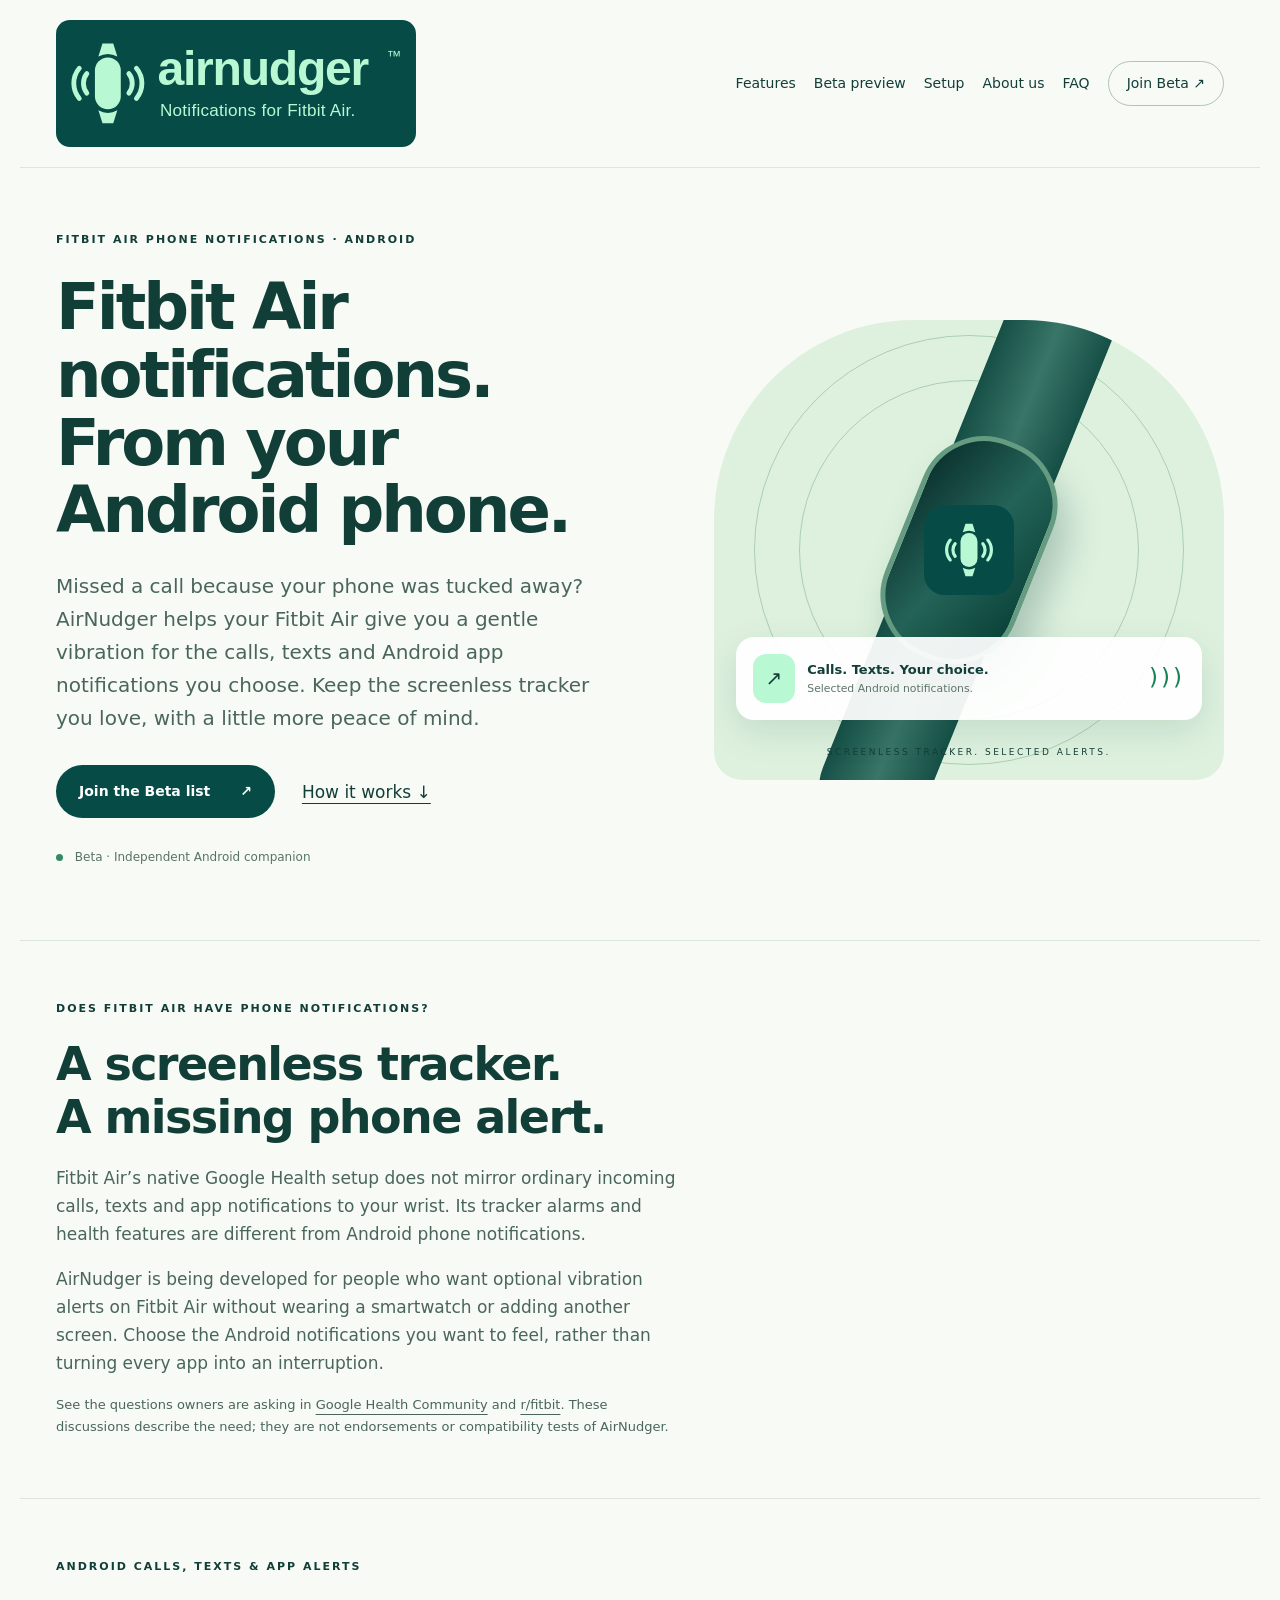
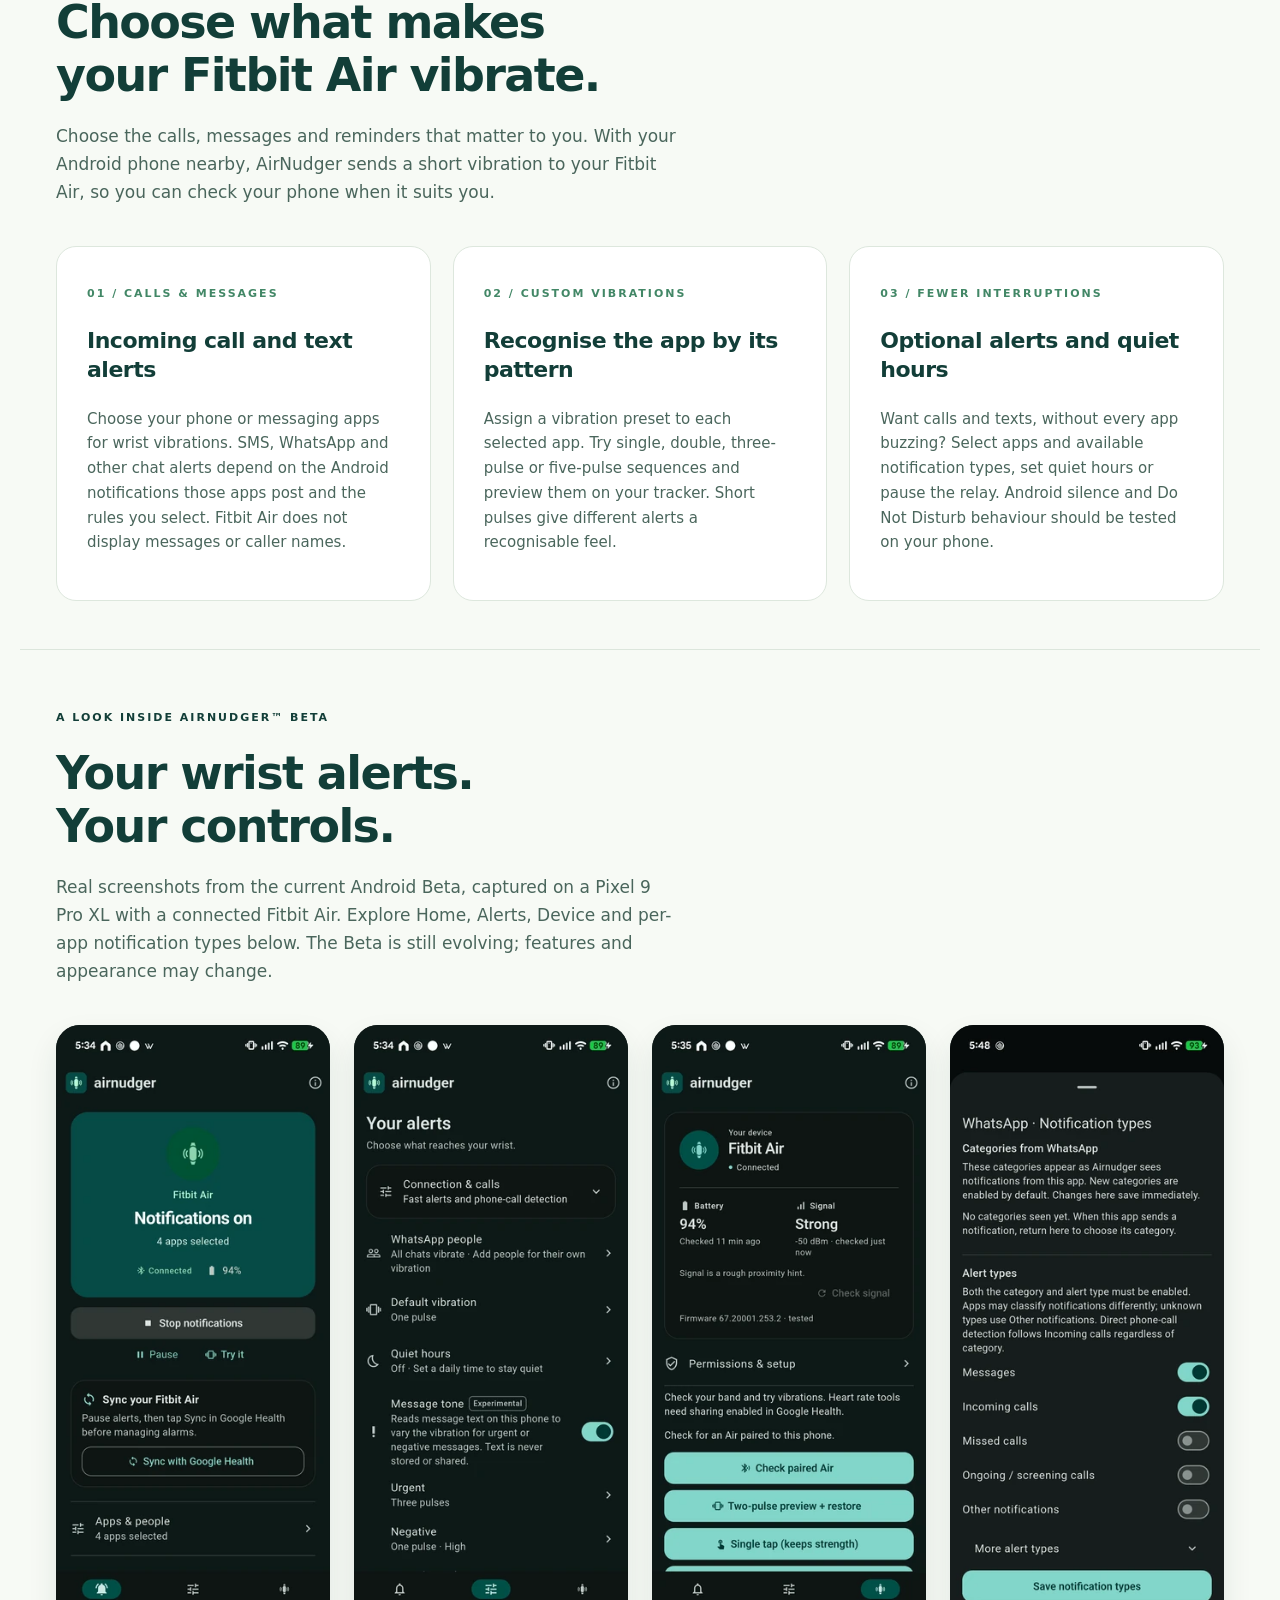
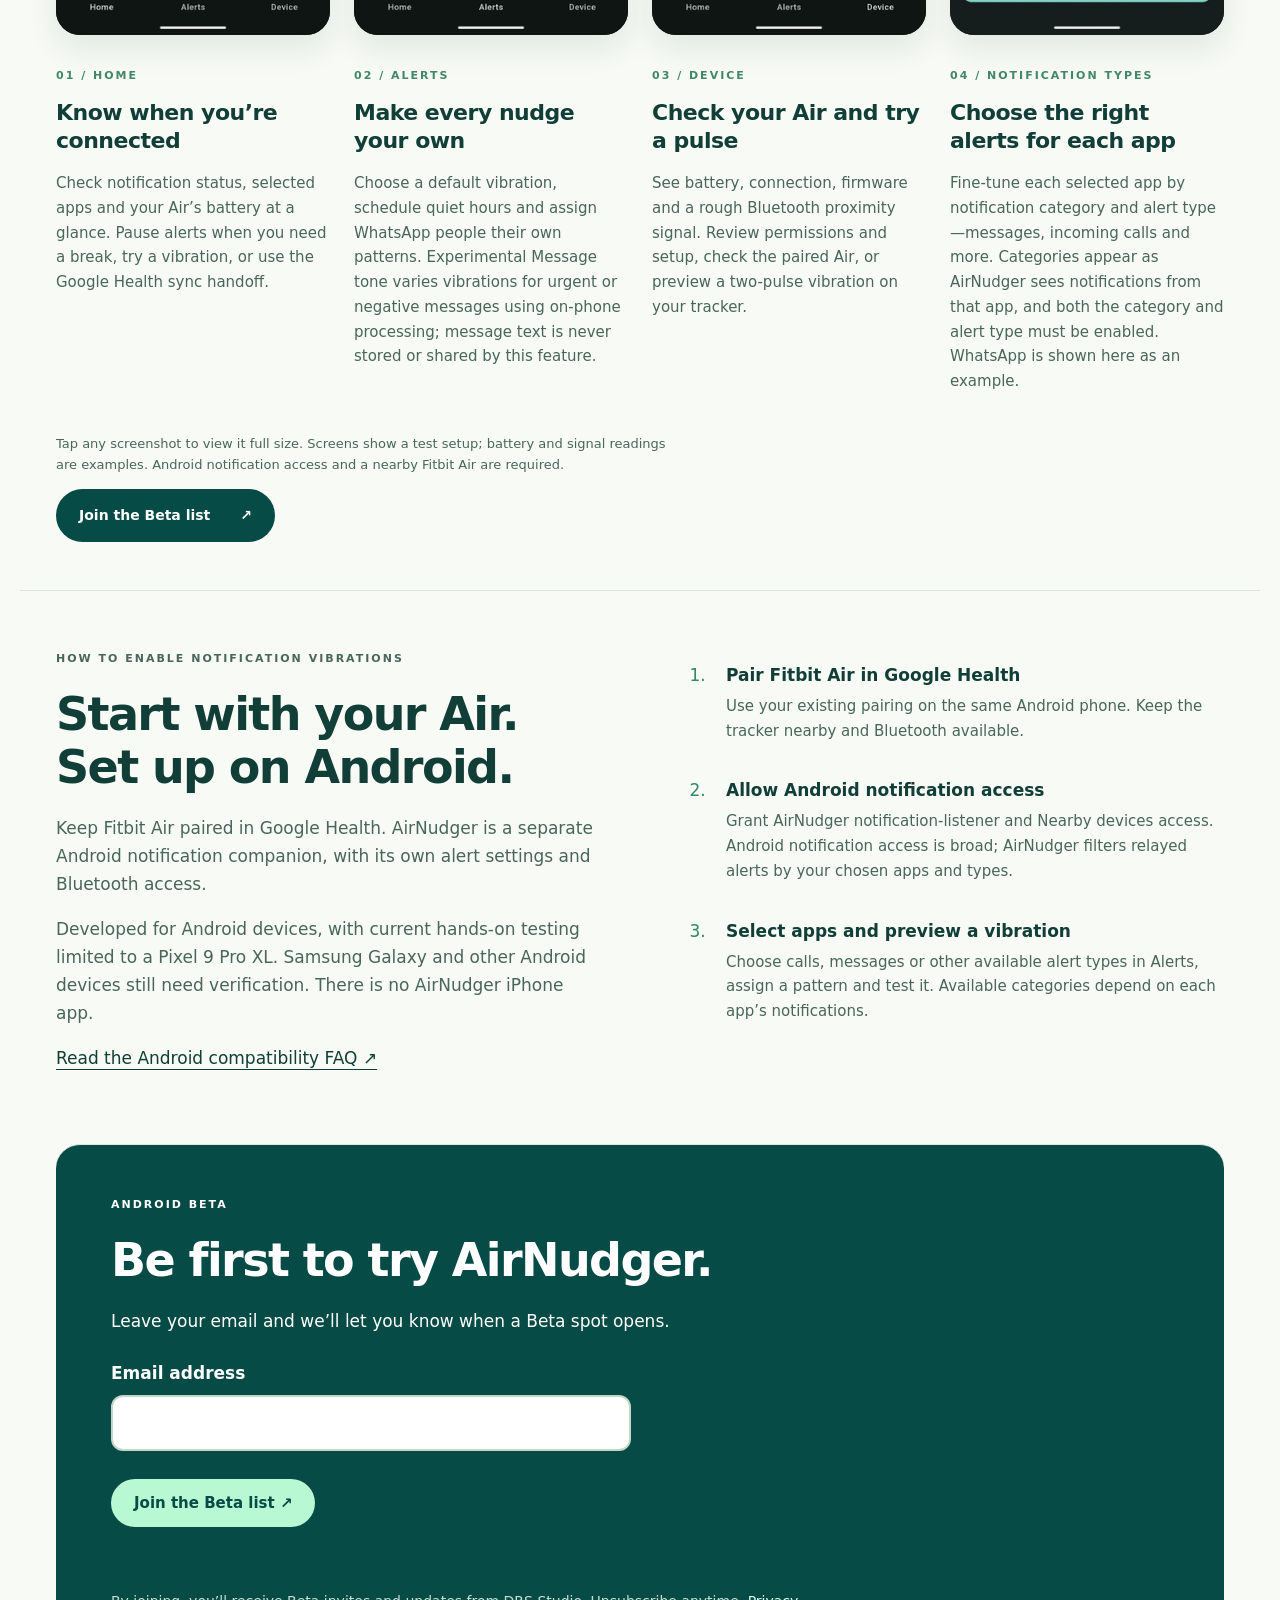
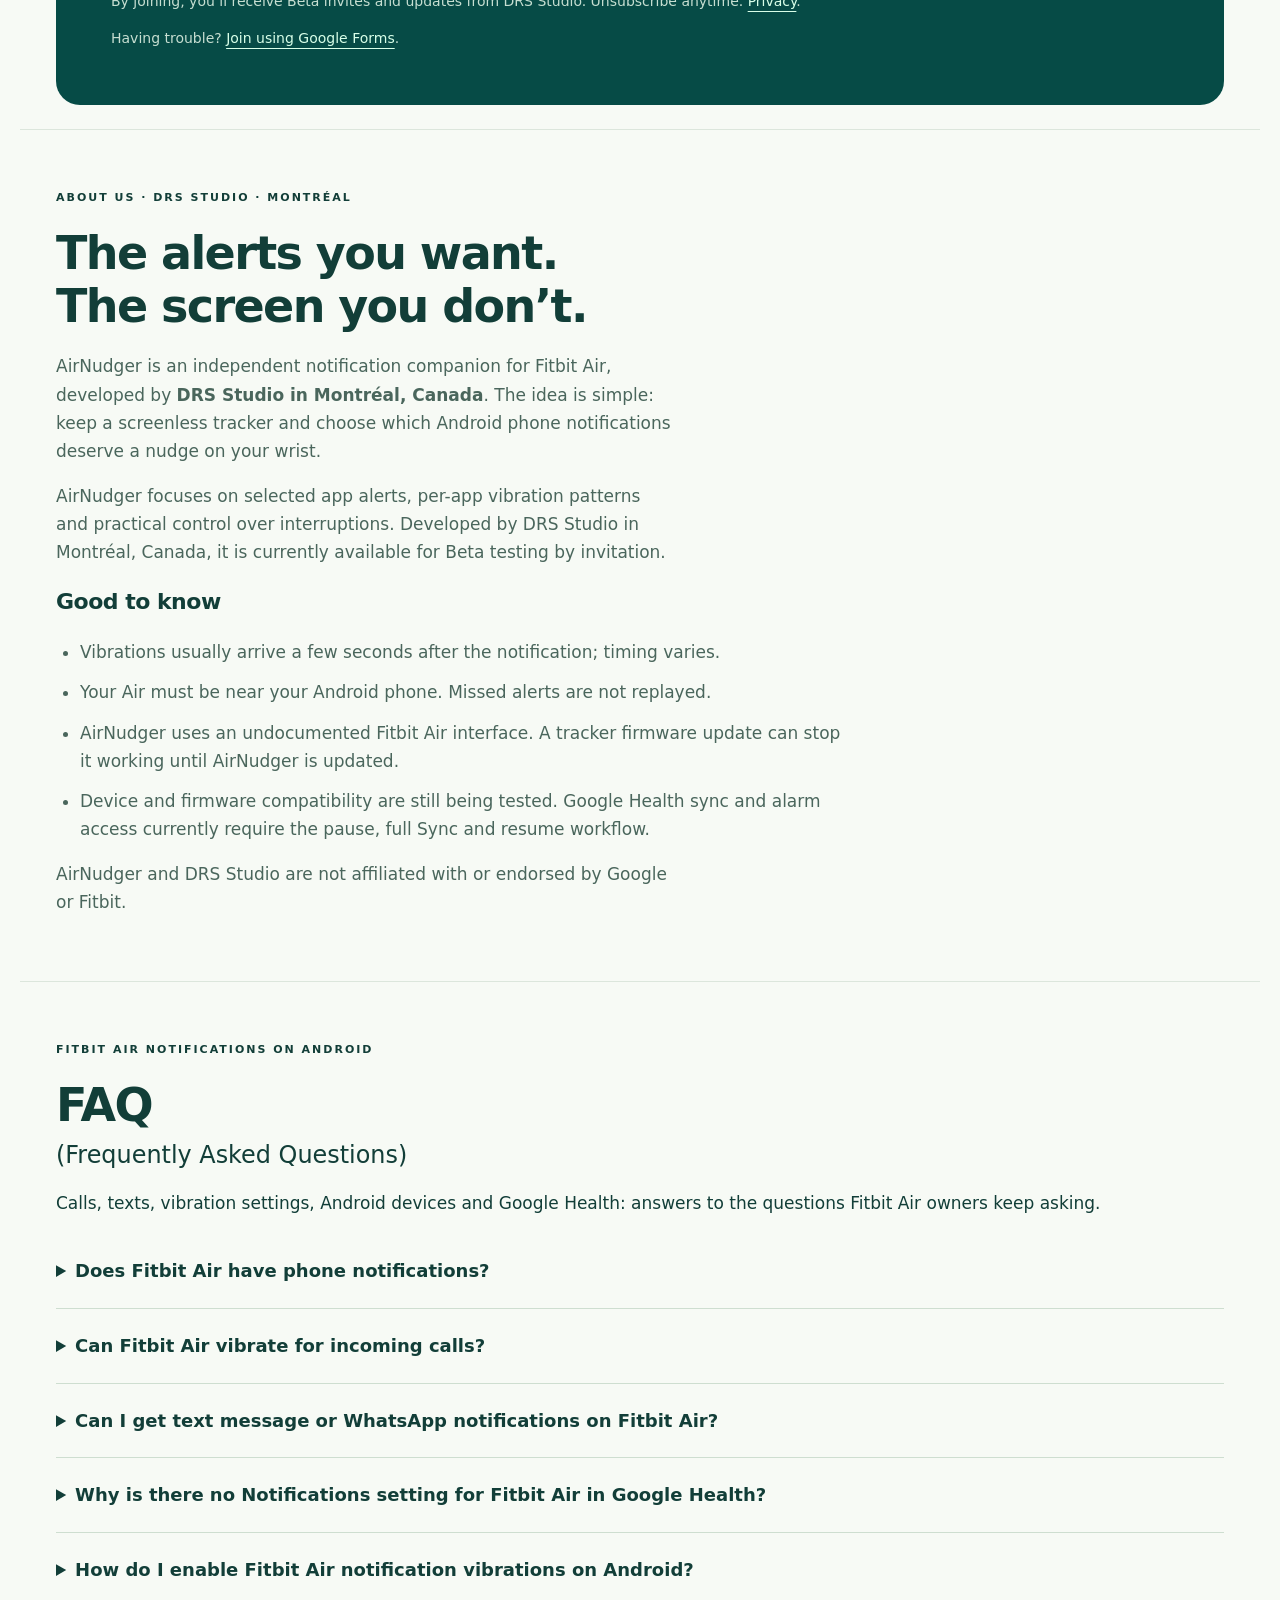
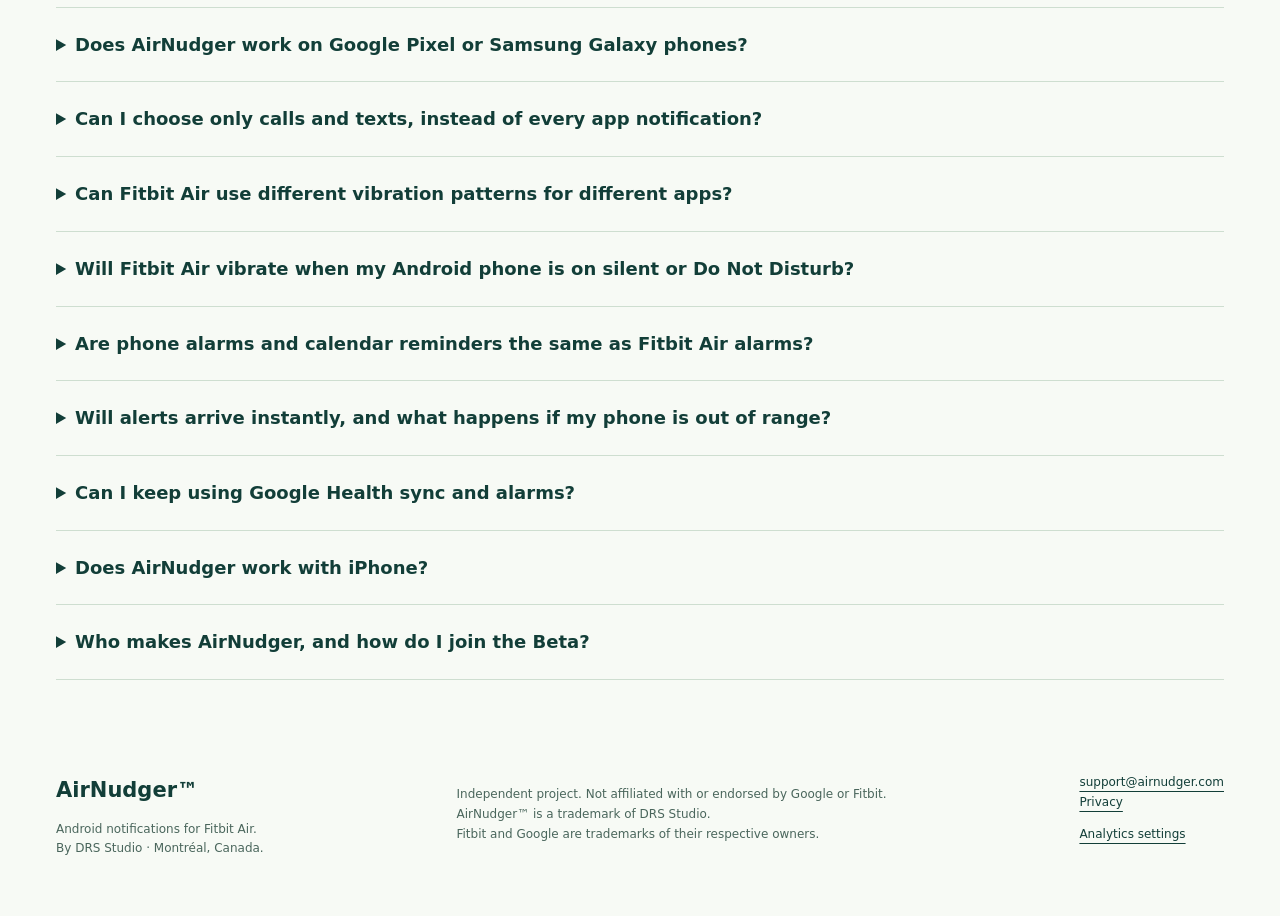
<file: index.html>
<!doctype html><html lang="en"><head><meta charset="utf-8"><meta name="viewport" content="width=device-width,initial-scale=1"><title>Fitbit Air Notifications for Android | Calls &amp; Texts | AirNudger</title><meta name="description" content="Can Fitbit Air vibrate for calls and texts? Meet AirNudger Beta, an Android companion for phone notifications, app alerts and custom wrist vibration patterns."><link rel="canonical" href="https://www.airnudger.com/"><meta name="theme-color" content="#064b46"><meta property="og:type" content="website"><meta property="og:title" content="AirNudger — Fitbit Air notifications for Android"><meta property="og:description" content="The alerts you want. The screen you don’t. Selected Android call, text and app notifications as Fitbit Air wrist vibrations."><meta property="og:url" content="https://www.airnudger.com/"><meta property="og:image" content="https://www.airnudger.com/icon-512.png"><meta name="twitter:card" content="summary"><link rel="icon" href="/icon.svg" type="image/svg+xml"><link rel="stylesheet" href="/style.css?v=6"><script type="application/ld+json">{"@context": "https://schema.org", "@graph": [{"@type": "Organization", "@id": "https://www.airnudger.com/#studio", "name": "DRS Studio", "address": {"@type": "PostalAddress", "addressLocality": "Montréal", "addressCountry": "CA"}}, {"@type": "WebSite", "@id": "https://www.airnudger.com/#website", "url": "https://www.airnudger.com/", "name": "AirNudger", "publisher": {"@id": "https://www.airnudger.com/#studio"}}, {"@type": "FAQPage", "@id": "https://www.airnudger.com/#faq", "mainEntity": [{"@type": "Question", "name": "Does Fitbit Air have phone notifications?", "acceptedAnswer": {"@type": "Answer", "text": "Fitbit Air doesn’t normally mirror calls, texts or app notifications through Google Health. AirNudger is a separate Android companion that can turn the notifications you choose into vibrations on your wrist. Your Air won’t display the message or caller’s name."}}, {"@type": "Question", "name": "Can Fitbit Air vibrate for incoming calls?", "acceptedAnswer": {"@type": "Answer", "text": "Yes. With AirNudger, you can choose incoming-call notifications from your Android phone to trigger a vibration. Optional direct call detection needs Android 12 or later, one active SIM and Phone-state permission. It has had limited Pixel testing, so instant alerts and continuous ringing aren’t guaranteed."}}, {"@type": "Question", "name": "Can I get text message or WhatsApp notifications on Fitbit Air?", "acceptedAnswer": {"@type": "Answer", "text": "Yes. You can choose SMS, WhatsApp and other messaging notifications from your Android phone and feel a short vibration on your Fitbit Air. The messaging app needs to post a notification, and your AirNudger settings need to allow it. Your Air won’t show the message. Results can vary by phone, app and tracker firmware."}}, {"@type": "Question", "name": "Why is there no Notifications setting for Fitbit Air in Google Health?", "acceptedAnswer": {"@type": "Answer", "text": "Fitbit Air’s Google Health setup doesn’t offer the same phone notification settings as some other Fitbit models. Giving Google Health notification permission won’t turn on call or text vibrations by itself. AirNudger has its own settings for the alerts you want to feel."}}, {"@type": "Question", "name": "How do I enable Fitbit Air notification vibrations on Android?", "acceptedAnswer": {"@type": "Answer", "text": "First, pair your Fitbit Air with Google Health on your Android phone. In AirNudger, allow notification access and Nearby devices access, choose your apps and alert types, then preview a vibration with your Air nearby. AirNudger is in Beta; join the list on this page to hear about access."}}, {"@type": "Question", "name": "Does AirNudger work on Google Pixel or Samsung Galaxy phones?", "acceptedAnswer": {"@type": "Answer", "text": "AirNudger is made for Android. It has been tested hands-on with a Pixel 9 Pro XL, but Samsung Galaxy and other Android phones haven’t been verified yet. Bluetooth, background settings, Android version and Fitbit Air firmware can all affect how alerts work."}}, {"@type": "Question", "name": "Can I choose only calls and texts, instead of every app notification?", "acceptedAnswer": {"@type": "Answer", "text": "Yes. Pick the apps and available notification types you want, so you can keep calls and texts without every app buzzing your wrist. You can also choose vibration patterns, set quiet hours or pause notifications."}}, {"@type": "Question", "name": "Can Fitbit Air use different vibration patterns for different apps?", "acceptedAnswer": {"@type": "Answer", "text": "Yes. You can give selected apps different vibration presets, including one, two, three or five pulses, and preview them on your Fitbit Air. The pattern helps you recognise an alert, but your Air won’t show who is calling or display a message."}}, {"@type": "Question", "name": "Will Fitbit Air vibrate when my Android phone is on silent or Do Not Disturb?", "acceptedAnswer": {"@type": "Answer", "text": "It depends on your Android phone’s notification settings and the silence and quiet-hours options you choose in AirNudger. Silent mode and Do Not Disturb can behave differently, so try your preferred settings on your own phone rather than assuming alerts will get through."}}, {"@type": "Question", "name": "Are phone alarms and calendar reminders the same as Fitbit Air alarms?", "acceptedAnswer": {"@type": "Answer", "text": "Your Fitbit Air alarms in Google Health are separate from notifications sent by Android Clock or calendar apps. AirNudger can relay a selected phone notification when it can access it, but it won’t copy your phone’s alarm schedule to your tracker. Test your reminders and use a reliable backup for critical alarms."}}, {"@type": "Question", "name": "Will alerts arrive instantly, and what happens if my phone is out of range?", "acceptedAnswer": {"@type": "Answer", "text": "Your Air needs to stay near your phone over Bluetooth. Vibrations usually arrive a few seconds after a notification, but timing varies with your connection, phone settings and firmware. Alerts missed while disconnected aren’t replayed."}}, {"@type": "Question", "name": "Can I keep using Google Health sync and alarms?", "acceptedAnswer": {"@type": "Answer", "text": "Yes. For now, pause AirNudger notifications, run a full tracker Sync in Google Health, and manage your alarms there. Then return to AirNudger and resume notifications. Seamless sharing and overnight behaviour are still being tested."}}, {"@type": "Question", "name": "Does AirNudger work with iPhone?", "acceptedAnswer": {"@type": "Answer", "text": "No. AirNudger is currently an Android app and isn’t available for iPhone. Even if your Fitbit Air pairs with an iPhone, this notification companion requires an Android phone."}}, {"@type": "Question", "name": "Who makes AirNudger, and how do I join the Beta?", "acceptedAnswer": {"@type": "Answer", "text": "AirNudger is developed by DRS Studio in Montréal, Canada. If you’d like to try it, enter your email in the Beta signup form on this page. We’ll contact you about access and updates; joining doesn’t guarantee immediate access. AirNudger is independent and isn’t affiliated with Google or Fitbit. It builds on the open-source fitbit-air project by Thore Koritzius (The Centaurus)."}}]}]}</script><script src="/analytics.js?v=1" defer></script><link rel="stylesheet" href="/signup.css"><script src="https://challenges.cloudflare.com/turnstile/v0/api.js" async defer></script><script src="/signup.js" defer></script></head><body><a class="skip" href="#main">Skip to content</a><header><a class="brand" href="/" aria-label="AirNudger home"><img src="/logo.svg?v=4" alt="AirNudger™ — Notifications for Fitbit Air" width="360" height="127"></a><nav class="desktop-nav" aria-label="Main navigation"><a href="#features">Features</a><a href="#beta-preview">Beta preview</a><a href="#setup">Setup</a><a href="#about">About us</a><a href="#faq">FAQ</a><a class="pill" href="#availability">Join Beta ↗</a></nav><details class="mobile-menu"><summary>Menu <span aria-hidden="true">＋</span></summary><nav aria-label="Mobile navigation"><a href="#features">Features</a><a href="#beta-preview">Beta preview</a><a href="#setup">Setup</a><a href="#about">About us</a><a href="#faq">FAQ</a><a class="pill" href="#availability">Join Beta ↗</a></nav></details></header><main id="main"><section class="hero"><div><p class="eyebrow">FITBIT AIR PHONE NOTIFICATIONS · ANDROID</p><h1>Fitbit Air notifications.<br>From your Android phone.</h1><p class="lead">Missed a call because your phone was tucked away? AirNudger helps your Fitbit Air give you a gentle vibration for the calls, texts and Android app notifications you choose. Keep the screenless tracker you love, with a little more peace of mind.</p><div class="actions"><a class="button" href="#availability">Join the Beta list <span>↗</span></a><a href="#setup">How it works ↓</a></div><p class="status"><span></span> Beta · Independent Android companion</p></div><div class="visual" aria-label="Illustration of a screenless tracker receiving a vibration alert"><div class="orbit o1"></div><div class="orbit o2"></div><div class="strap"></div><div class="tracker"><img src="/icon.svg" width="90" height="90" alt=""></div><div class="notice"><span class="dot">↗</span><div><strong>Calls. Texts. Your choice.</strong><small>Selected Android notifications.</small></div><span class="waves">)))</span></div><span class="caption">SCREENLESS TRACKER. SELECTED ALERTS.</span></div></section><section class="intro" id="notifications"><p class="eyebrow">DOES FITBIT AIR HAVE PHONE NOTIFICATIONS?</p><h2>A screenless tracker.<br>A missing phone alert.</h2><p>Fitbit Air’s native Google Health setup does not mirror ordinary incoming calls, texts and app notifications to your wrist. Its tracker alarms and health features are different from Android phone notifications.</p><p>AirNudger is being developed for people who want optional vibration alerts on Fitbit Air without wearing a smartwatch or adding another screen. Choose the Android notifications you want to feel, rather than turning every app into an interruption.</p><p class="source-note">See the questions owners are asking in <a href="https://support.google.com/googlehealth/thread/437066728/can-fitbit-air-vibrate-for-notifications?hl=en">Google Health Community</a> and <a href="https://www.reddit.com/r/fitbit/comments/1ts5237/does_the_fitbit_air_vibrate_for_all_phone/">r/fitbit</a>. These discussions describe the need; they are not endorsements or compatibility tests of AirNudger.</p></section>
<section class="intro" id="features"><p class="eyebrow">ANDROID CALLS, TEXTS &amp; APP ALERTS</p><h2>Choose what makes<br>your Fitbit Air vibrate.</h2><p>Choose the calls, messages and reminders that matter to you. With your Android phone nearby, AirNudger sends a short vibration to your Fitbit Air, so you can check your phone when it suits you.</p><div class="grid"><article><span class="number">01 / CALLS &amp; MESSAGES</span><h3>Incoming call and text alerts</h3><p>Choose your phone or messaging apps for wrist vibrations. SMS, WhatsApp and other chat alerts depend on the Android notifications those apps post and the rules you select. Fitbit Air does not display messages or caller names.</p></article><article><span class="number">02 / CUSTOM VIBRATIONS</span><h3>Recognise the app by its pattern</h3><p>Assign a vibration preset to each selected app. Try single, double, three-pulse or five-pulse sequences and preview them on your tracker. Short pulses give different alerts a recognisable feel.</p></article><article><span class="number">03 / FEWER INTERRUPTIONS</span><h3>Optional alerts and quiet hours</h3><p>Want calls and texts, without every app buzzing? Select apps and available notification types, set quiet hours or pause the relay. Android silence and Do Not Disturb behaviour should be tested on your phone.</p></article></div></section>
<section class="intro beta-preview" id="beta-preview"><p class="eyebrow">A LOOK INSIDE AIRNUDGER™ BETA</p><h2>Your wrist alerts.<br>Your controls.</h2><p>Real screenshots from the current Android Beta, captured on a Pixel 9 Pro XL with a connected Fitbit Air. Explore Home, Alerts, Device and per-app notification types below. The Beta is still evolving; features and appearance may change.</p><div class="screenshot-grid"><figure><a class="screen-link" href="/beta-home.png" target="_blank" rel="noopener" aria-label="Open the full-size AirNudger Beta Home screenshot"><img src="/beta-home-320.webp" srcset="/beta-home-320.webp 320w, /beta-home-640.webp 640w" sizes="(max-width: 360px) 250px, (max-width: 750px) 270px, 280px" width="1344" height="2992" alt="AirNudger Beta Home screen with notifications enabled, four selected apps, connection status, pause and Google Health sync controls" loading="lazy" decoding="async"></a><figcaption><span class="number">01 / HOME</span><h3>Know when you’re connected</h3><p>Check notification status, selected apps and your Air’s battery at a glance. Pause alerts when you need a break, try a vibration, or use the Google Health sync handoff.</p></figcaption></figure><figure><a class="screen-link" href="/beta-alerts.png" target="_blank" rel="noopener" aria-label="Open the full-size AirNudger Beta Alerts screenshot"><img src="/beta-alerts-320.webp" srcset="/beta-alerts-320.webp 320w, /beta-alerts-640.webp 640w" sizes="(max-width: 360px) 250px, (max-width: 750px) 270px, 280px" width="1344" height="2992" alt="AirNudger Beta Alerts screen showing connection and calls, WhatsApp people, default vibration, quiet hours and experimental message tone" loading="lazy" decoding="async"></a><figcaption><span class="number">02 / ALERTS</span><h3>Make every nudge your own</h3><p>Choose a default vibration, schedule quiet hours and assign WhatsApp people their own patterns. Experimental Message tone varies vibrations for urgent or negative messages using on-phone processing; message text is never stored or shared by this feature.</p></figcaption></figure><figure><a class="screen-link" href="/beta-device.png" target="_blank" rel="noopener" aria-label="Open the full-size AirNudger Beta Device screenshot"><img src="/beta-device-320.webp" srcset="/beta-device-320.webp 320w, /beta-device-640.webp 640w" sizes="(max-width: 360px) 250px, (max-width: 750px) 270px, 280px" width="1344" height="2992" alt="AirNudger Beta Device screen showing a connected Fitbit Air, battery level, Bluetooth signal, firmware, permissions and vibration preview controls" loading="lazy" decoding="async"></a><figcaption><span class="number">03 / DEVICE</span><h3>Check your Air and try a pulse</h3><p>See battery, connection, firmware and a rough Bluetooth proximity signal. Review permissions and setup, check the paired Air, or preview a two-pulse vibration on your tracker.</p></figcaption></figure><figure><a class="screen-link" href="/beta-categories.png" target="_blank" rel="noopener" aria-label="Open the full-size per-app notification categories screenshot"><img src="/beta-categories-320.webp" srcset="/beta-categories-320.webp 320w, /beta-categories-640.webp 640w" sizes="(max-width: 360px) 250px, (max-width: 750px) 270px, 280px" width="1344" height="2992" alt="Per-app notification category and alert-type controls in AirNudger Beta, using WhatsApp as the example app" loading="lazy" decoding="async"></a><figcaption><span class="number">04 / NOTIFICATION TYPES</span><h3>Choose the right alerts for each app</h3><p>Fine-tune each selected app by notification category and alert type—messages, incoming calls and more. Categories appear as AirNudger sees notifications from that app, and both the category and alert type must be enabled. WhatsApp is shown here as an example.</p></figcaption></figure></div><p class="source-note">Tap any screenshot to view it full size. Screens show a test setup; battery and signal readings are examples. Android notification access and a nearby Fitbit Air are required.</p><a class="button" href="#availability">Join the Beta list <span>↗</span></a></section>
<section class="setup" id="setup"><div><p class="eyebrow">HOW TO ENABLE NOTIFICATION VIBRATIONS</p><h2>Start with your Air.<br>Set up on Android.</h2><p>Keep Fitbit Air paired in Google Health. AirNudger is a separate Android notification companion, with its own alert settings and Bluetooth access.</p><p>Developed for Android devices, with current hands-on testing limited to a Pixel 9 Pro XL. Samsung Galaxy and other Android devices still need verification. There is no AirNudger iPhone app.</p><a href="#faq">Read the Android compatibility FAQ ↗</a></div><ol><li><strong>Pair Fitbit Air in Google Health</strong><p>Use your existing pairing on the same Android phone. Keep the tracker nearby and Bluetooth available.</p></li><li><strong>Allow Android notification access</strong><p>Grant AirNudger notification-listener and Nearby devices access. Android notification access is broad; AirNudger filters relayed alerts by your chosen apps and types.</p></li><li><strong>Select apps and preview a vibration</strong><p>Choose calls, messages or other available alert types in Alerts, assign a pattern and test it. Available categories depend on each app’s notifications.</p></li></ol></section>
<section id="availability" class="availability"><p class="eyebrow">ANDROID BETA</p><h2>Be first to try AirNudger.</h2><p>Leave your email and we’ll let you know when a Beta spot opens.</p><form id="beta-signup" class="beta-signup"><label for="beta-email">Email address</label><input id="beta-email" name="email" type="email" autocomplete="email" maxlength="254" required><div class="cf-turnstile" data-sitekey="0x4AAAAAAGDh2zo_pAewvxyi"></div><button class="button" type="submit">Join the Beta list ↗</button><p id="signup-status" role="status" aria-live="polite"></p></form><p class="note">By joining, you’ll receive Beta invites and updates from DRS Studio. Unsubscribe anytime. <a href="/privacy">Privacy</a>.</p><p class="note">Having trouble? <a href="https://docs.google.com/forms/d/e/1FAIpQLScK7e7tU2KQ1bA2h24btfI1P_6jQgSJ5nkd_b2ZiTTX9f8ItQ/viewform">Join using Google Forms</a>.</p></section>
<section id="about" class="intro about"><p class="eyebrow">ABOUT US · DRS STUDIO · MONTRÉAL</p><h2>The alerts you want.<br>The screen you don’t.</h2><p>AirNudger is an independent notification companion for Fitbit Air, developed by <strong>DRS Studio in Montréal, Canada</strong>. The idea is simple: keep a screenless tracker and choose which Android phone notifications deserve a nudge on your wrist.</p><p>AirNudger focuses on selected app alerts, per-app vibration patterns and practical control over interruptions. Developed by DRS Studio in Montréal, Canada, it is currently available for Beta testing by invitation.</p><h3>Good to know</h3><ul><li>Vibrations usually arrive a few seconds after the notification; timing varies.</li><li>Your Air must be near your Android phone. Missed alerts are not replayed.</li><li>AirNudger uses an undocumented Fitbit Air interface. A tracker firmware update can stop it working until AirNudger is updated.</li><li>Device and firmware compatibility are still being tested. Google Health sync and alarm access currently require the pause, full Sync and resume workflow.</li></ul><p>AirNudger and DRS Studio are not affiliated with or endorsed by Google or Fitbit.</p></section>
<section id="faq" class="faq"><p class="eyebrow">FITBIT AIR NOTIFICATIONS ON ANDROID</p><h2>FAQ <span class="faq-expansion">(Frequently Asked Questions)</span></h2><p>Calls, texts, vibration settings, Android devices and Google Health: answers to the questions Fitbit Air owners keep asking.</p><details><summary>Does Fitbit Air have phone notifications?</summary><p>Fitbit Air doesn’t normally mirror calls, texts or app notifications through Google Health. AirNudger is a separate Android companion that can turn the notifications you choose into vibrations on your wrist. Your Air won’t display the message or caller’s name.</p></details><details><summary>Can Fitbit Air vibrate for incoming calls?</summary><p>Yes. With AirNudger, you can choose incoming-call notifications from your Android phone to trigger a vibration. Optional direct call detection needs Android 12 or later, one active SIM and Phone-state permission. It has had limited Pixel testing, so instant alerts and continuous ringing aren’t guaranteed.</p></details><details><summary>Can I get text message or WhatsApp notifications on Fitbit Air?</summary><p>Yes. You can choose SMS, WhatsApp and other messaging notifications from your Android phone and feel a short vibration on your Fitbit Air. The messaging app needs to post a notification, and your AirNudger settings need to allow it. Your Air won’t show the message. Results can vary by phone, app and tracker firmware.</p></details><details><summary>Why is there no Notifications setting for Fitbit Air in Google Health?</summary><p>Fitbit Air’s Google Health setup doesn’t offer the same phone notification settings as some other Fitbit models. Giving Google Health notification permission won’t turn on call or text vibrations by itself. AirNudger has its own settings for the alerts you want to feel.</p></details><details><summary>How do I enable Fitbit Air notification vibrations on Android?</summary><p>First, pair your Fitbit Air with Google Health on your Android phone. In AirNudger, allow notification access and Nearby devices access, choose your apps and alert types, then preview a vibration with your Air nearby. AirNudger is in Beta; join the list on this page to hear about access.</p></details><details><summary>Does AirNudger work on Google Pixel or Samsung Galaxy phones?</summary><p>AirNudger is made for Android. It has been tested hands-on with a Pixel 9 Pro XL, but Samsung Galaxy and other Android phones haven’t been verified yet. Bluetooth, background settings, Android version and Fitbit Air firmware can all affect how alerts work.</p></details><details><summary>Can I choose only calls and texts, instead of every app notification?</summary><p>Yes. Pick the apps and available notification types you want, so you can keep calls and texts without every app buzzing your wrist. You can also choose vibration patterns, set quiet hours or pause notifications.</p></details><details><summary>Can Fitbit Air use different vibration patterns for different apps?</summary><p>Yes. You can give selected apps different vibration presets, including one, two, three or five pulses, and preview them on your Fitbit Air. The pattern helps you recognise an alert, but your Air won’t show who is calling or display a message.</p></details><details><summary>Will Fitbit Air vibrate when my Android phone is on silent or Do Not Disturb?</summary><p>It depends on your Android phone’s notification settings and the silence and quiet-hours options you choose in AirNudger. Silent mode and Do Not Disturb can behave differently, so try your preferred settings on your own phone rather than assuming alerts will get through.</p></details><details><summary>Are phone alarms and calendar reminders the same as Fitbit Air alarms?</summary><p>Your Fitbit Air alarms in Google Health are separate from notifications sent by Android Clock or calendar apps. AirNudger can relay a selected phone notification when it can access it, but it won’t copy your phone’s alarm schedule to your tracker. Test your reminders and use a reliable backup for critical alarms.</p></details><details><summary>Will alerts arrive instantly, and what happens if my phone is out of range?</summary><p>Your Air needs to stay near your phone over Bluetooth. Vibrations usually arrive a few seconds after a notification, but timing varies with your connection, phone settings and firmware. Alerts missed while disconnected aren’t replayed.</p></details><details><summary>Can I keep using Google Health sync and alarms?</summary><p>Yes. For now, pause AirNudger notifications, run a full tracker Sync in Google Health, and manage your alarms there. Then return to AirNudger and resume notifications. Seamless sharing and overnight behaviour are still being tested.</p></details><details><summary>Does AirNudger work with iPhone?</summary><p>No. AirNudger is currently an Android app and isn’t available for iPhone. Even if your Fitbit Air pairs with an iPhone, this notification companion requires an Android phone.</p></details><details><summary>Who makes AirNudger, and how do I join the Beta?</summary><p>AirNudger is developed by DRS Studio in Montréal, Canada. If you’d like to try it, enter your email in the Beta signup form on this page. We’ll contact you about access and updates; joining doesn’t guarantee immediate access. AirNudger is independent and isn’t affiliated with Google or Fitbit. It builds on the open-source fitbit-air project by Thore Koritzius (The Centaurus).</p></details></section></main><footer><div><strong>AirNudger™</strong><p>Android notifications for Fitbit Air.<br>By DRS Studio · Montréal, Canada.</p></div><p>Independent project. Not affiliated with or endorsed by Google or Fitbit.<br>AirNudger™ is a trademark of DRS Studio.<br>Fitbit and Google are trademarks of their respective owners.</p><div><a href="mailto:support@airnudger.com">support@airnudger.com</a><br><a href="/privacy.html">Privacy</a><br><button class="analytics-settings" type="button" data-analytics-settings>Analytics settings</button></div></footer><aside id="analytics-choice" class="analytics-choice" aria-label="Optional website analytics" hidden><div><strong>Help improve AirNudger?</strong><p>Allow Google Analytics to measure visits and interactions using cookies? It’s optional and does not affect Beta signup. <a href="/privacy.html">Privacy details</a></p></div><div class="analytics-actions"><button type="button" data-analytics-choice="deny">No thanks</button><button type="button" data-analytics-choice="allow">Allow analytics</button></div></aside></body></html>
</file>
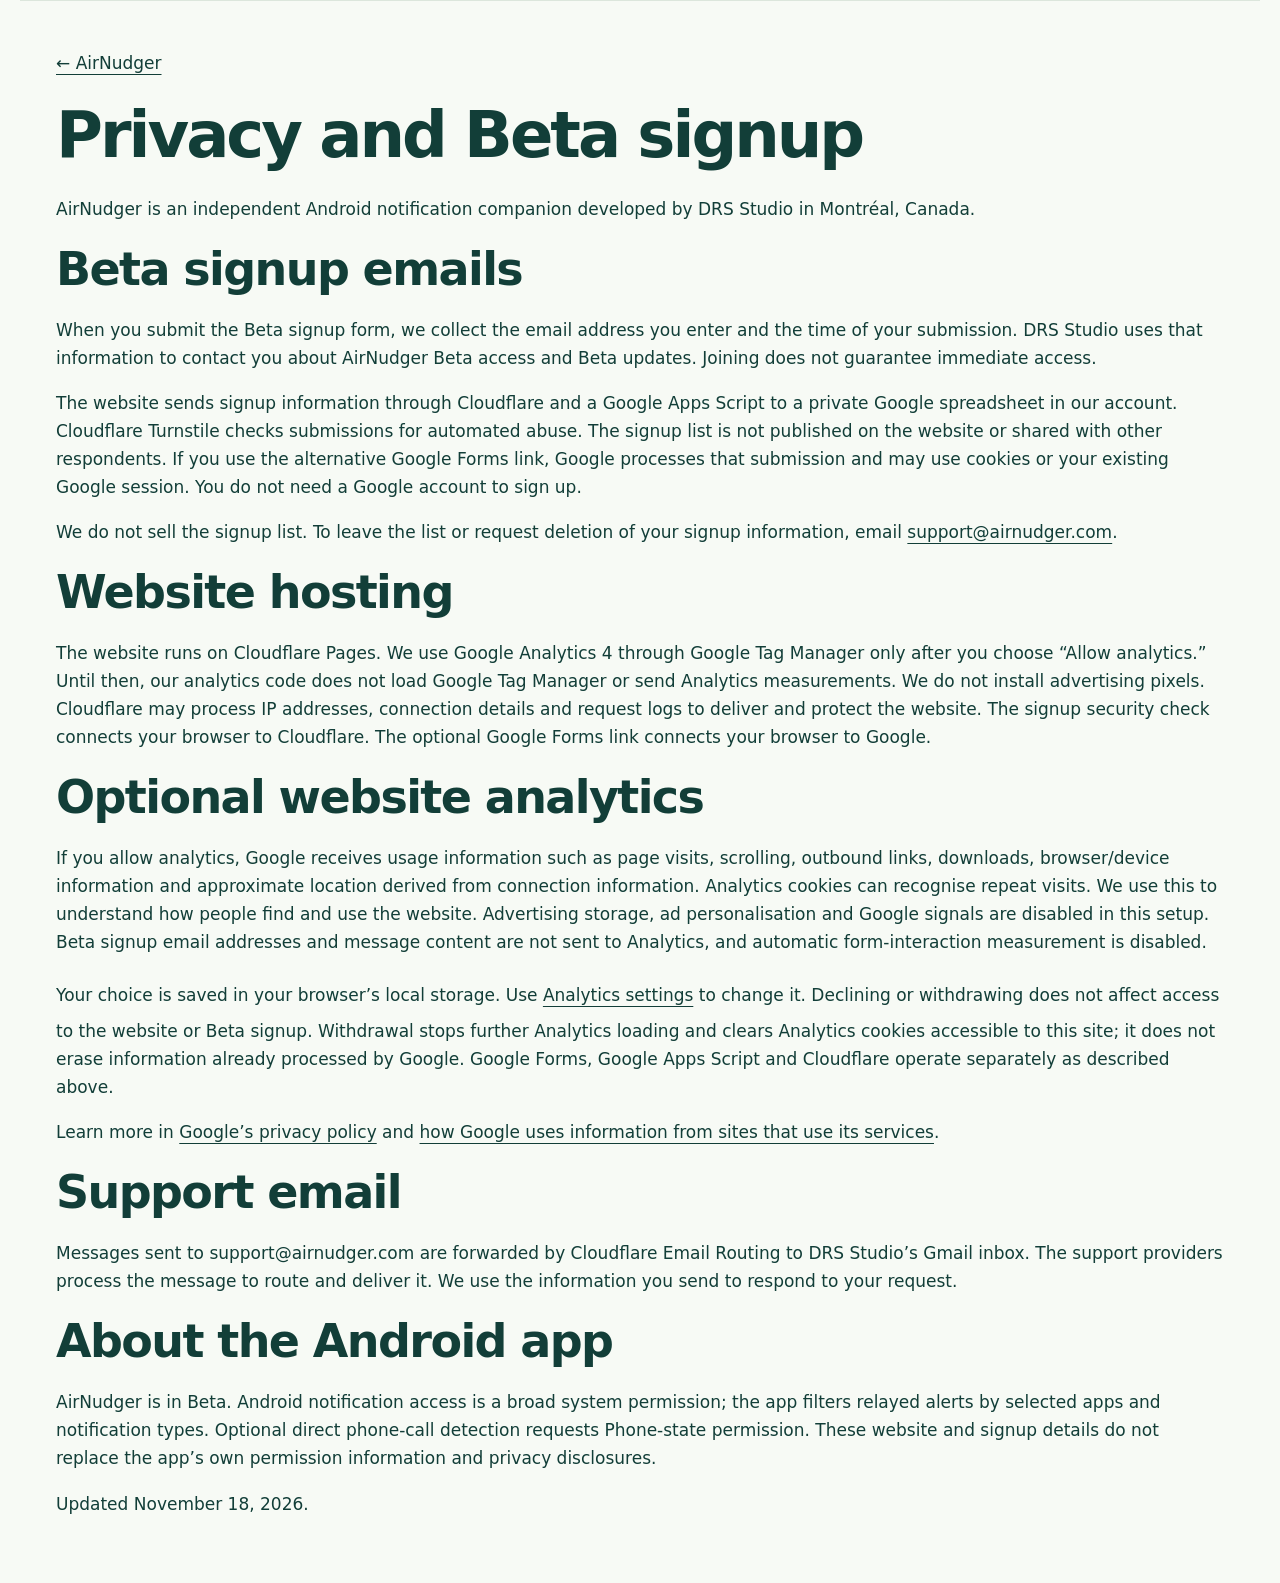
<file: privacy.html>
<!doctype html><html lang="en"><head><meta charset="utf-8"><meta name="viewport" content="width=device-width,initial-scale=1"><title>Privacy and Beta signup | AirNudger</title><link rel="stylesheet" href="/style.css?v=6"><meta name="robots" content="noindex"><script src="/analytics.js?v=1" defer></script></head><body><main class="faq"><a href="/">← AirNudger</a><h1>Privacy and Beta signup</h1><p>AirNudger is an independent Android notification companion developed by DRS Studio in Montréal, Canada.</p><h2>Beta signup emails</h2><p>When you submit the Beta signup form, we collect the email address you enter and the time of your submission. DRS Studio uses that information to contact you about AirNudger Beta access and Beta updates. Joining does not guarantee immediate access.</p><p>The website sends signup information through Cloudflare and a Google Apps Script to a private Google spreadsheet in our account. Cloudflare Turnstile checks submissions for automated abuse. The signup list is not published on the website or shared with other respondents. If you use the alternative Google Forms link, Google processes that submission and may use cookies or your existing Google session. You do not need a Google account to sign up.</p><p>We do not sell the signup list. To leave the list or request deletion of your signup information, email <a href="mailto:support@airnudger.com">support@airnudger.com</a>.</p><h2>Website hosting</h2><p>The website runs on Cloudflare Pages. We use Google Analytics 4 through Google Tag Manager only after you choose “Allow analytics.” Until then, our analytics code does not load Google Tag Manager or send Analytics measurements. We do not install advertising pixels. Cloudflare may process IP addresses, connection details and request logs to deliver and protect the website. The signup security check connects your browser to Cloudflare. The optional Google Forms link connects your browser to Google.</p><h2>Optional website analytics</h2><p>If you allow analytics, Google receives usage information such as page visits, scrolling, outbound links, downloads, browser/device information and approximate location derived from connection information. Analytics cookies can recognise repeat visits. We use this to understand how people find and use the website. Advertising storage, ad personalisation and Google signals are disabled in this setup. Beta signup email addresses and message content are not sent to Analytics, and automatic form-interaction measurement is disabled.</p><p>Your choice is saved in your browser’s local storage. Use <button class="analytics-settings" type="button" data-analytics-settings>Analytics settings</button> to change it. Declining or withdrawing does not affect access to the website or Beta signup. Withdrawal stops further Analytics loading and clears Analytics cookies accessible to this site; it does not erase information already processed by Google. Google Forms, Google Apps Script and Cloudflare operate separately as described above.</p><p>Learn more in <a href="https://policies.google.com/privacy">Google’s privacy policy</a> and <a href="https://policies.google.com/technologies/partner-sites">how Google uses information from sites that use its services</a>.</p><h2>Support email</h2><p>Messages sent to support@airnudger.com are forwarded by Cloudflare Email Routing to DRS Studio’s Gmail inbox. The support providers process the message to route and deliver it. We use the information you send to respond to your request.</p><h2>About the Android app</h2><p>AirNudger is in Beta. Android notification access is a broad system permission; the app filters relayed alerts by selected apps and notification types. Optional direct phone-call detection requests Phone-state permission. These website and signup details do not replace the app’s own permission information and privacy disclosures.</p><p>Updated November 18, 2026.</p></main><aside id="analytics-choice" class="analytics-choice" aria-label="Optional website analytics" hidden><div><strong>Help improve AirNudger?</strong><p>Allow Google Analytics to measure visits and interactions using cookies? It’s optional and does not affect Beta signup. <a href="/privacy.html">Privacy details</a></p></div><div class="analytics-actions"><button type="button" data-analytics-choice="deny">No thanks</button><button type="button" data-analytics-choice="allow">Allow analytics</button></div></aside></body></html>
</file>
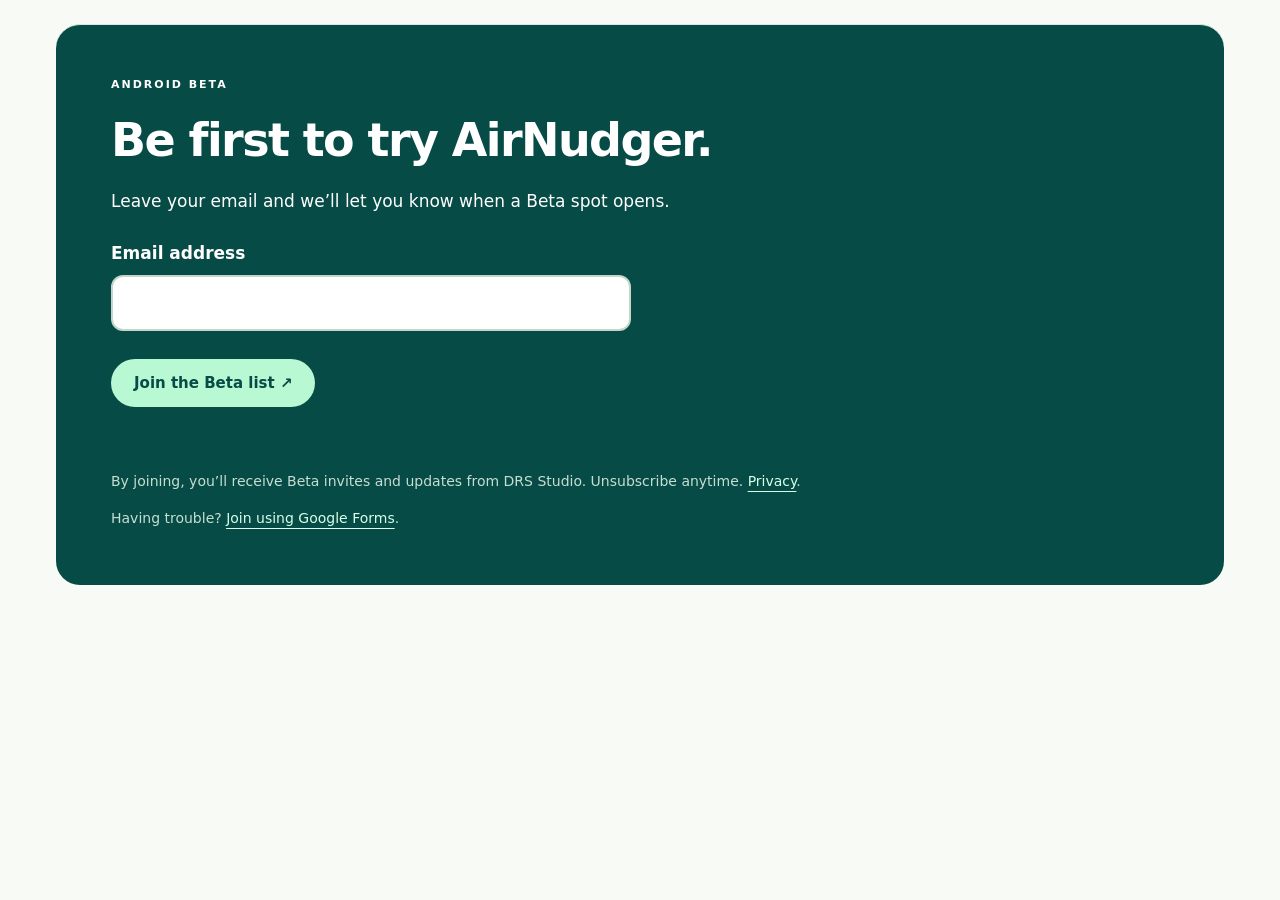
<file: signup-test.html>
<!doctype html><html lang="en"><head><meta charset="utf-8"><meta name="robots" content="noindex,nofollow"><meta name="viewport" content="width=device-width,initial-scale=1"><title>AirNudger signup test</title><link rel="stylesheet" href="/style.css?v=6"><link rel="stylesheet" href="/signup.css"><script src="https://challenges.cloudflare.com/turnstile/v0/api.js" async defer></script><script src="/signup.js" defer></script></head><body><main><section id="availability" class="availability"><p class="eyebrow">ANDROID BETA</p><h2>Be first to try AirNudger.</h2><p>Leave your email and we’ll let you know when a Beta spot opens.</p><form id="beta-signup" class="beta-signup"><label for="beta-email">Email address</label><input id="beta-email" name="email" type="email" autocomplete="email" maxlength="254" required><div class="cf-turnstile" data-sitekey="0x4AAAAAAGDh2zo_pAewvxyi"></div><button class="button" type="submit">Join the Beta list ↗</button><p id="signup-status" role="status" aria-live="polite"></p></form><p class="note">By joining, you’ll receive Beta invites and updates from DRS Studio. Unsubscribe anytime. <a href="/privacy">Privacy</a>.</p><p class="note">Having trouble? <a href="https://docs.google.com/forms/d/e/1FAIpQLScK7e7tU2KQ1bA2h24btfI1P_6jQgSJ5nkd_b2ZiTTX9f8ItQ/viewform">Join using Google Forms</a>.</p></section></main></body></html>
</file>
<file: style.css>
*{box-sizing:border-box}html{scroll-behavior:smooth;scroll-padding-top:24px}body{margin:0;background:#f7faf5;color:#123e38;font:17px/1.65 system-ui,-apple-system,BlinkMacSystemFont,"Segoe UI",sans-serif}a{color:inherit;text-underline-offset:5px}header,main,footer{max-width:1240px;margin:auto}header{display:flex;align-items:center;justify-content:space-between;padding:26px 36px;border-bottom:1px solid #dce6dc}header>a{flex-shrink:0}header img{display:block;width:360px;max-width:100%;height:auto}nav{display:flex;gap:28px;align-items:center;font-size:14px}nav a{text-decoration:none}.pill{border:1px solid #aec5b7;border-radius:30px;padding:10px 18px}.hero{display:grid;grid-template-columns:1.2fr 1fr;gap:45px;padding:90px 36px 100px;align-items:center}.eyebrow,.number{font-size:11px;letter-spacing:2px;font-weight:750}h1{font-size:clamp(46px,5vw,70px);line-height:1.06;letter-spacing:-3px;margin:25px 0}h2{font-size:clamp(32px,4vw,46px);line-height:1.15;letter-spacing:-1.6px;margin:20px 0}h3{font-size:22px;line-height:1.3;letter-spacing:-.5px}.lead{font-size:20px;color:#4a665c;max-width:565px}.actions{display:flex;align-items:center;gap:27px;margin:30px 0}.button{background:#064b46;color:#fff;padding:15px 23px;border-radius:35px;display:inline-block;text-decoration:none;font-size:14px;font-weight:650}.button span{margin-left:25px}.status{font-size:12px;color:#587365}.status span{display:inline-block;width:7px;height:7px;background:#378964;border-radius:50%;margin-right:8px}.visual{position:relative;isolation:isolate;height:460px;border-radius:200px 200px 28px 28px;background:#def1df;overflow:hidden;display:flex;justify-content:center;align-items:center}.strap{position:absolute;width:108px;height:620px;background:linear-gradient(90deg,#164f46,#397568 50%,#164f46);transform:rotate(22deg);border-radius:65px}.tracker{position:absolute;background:linear-gradient(110deg,#082c2a,#246357,#073e35);width:140px;height:232px;border:5px solid #649b81;border-radius:66px;transform:rotate(22deg);box-shadow:18px 18px 35px #0c453a40;display:grid;place-items:center}.tracker img{transform:rotate(-22deg)}.orbit{position:absolute;width:340px;height:340px;border:1px solid #aacfb1;border-radius:50%}.o2{width:430px;height:430px}.notice{position:absolute;bottom:60px;left:22px;right:22px;display:flex;align-items:center;gap:12px;background:#ffffffed;padding:17px;border-radius:18px;box-shadow:0 12px 35px #134e3420;font-size:13px}.notice small{display:block;color:#5d7567}.dot{background:#b8f8d3;padding:8px 13px;border-radius:13px;font-size:20px}.waves{margin-left:auto;color:#168056;font-size:23px;letter-spacing:3px}.caption{position:absolute;bottom:20px;font-size:9px;letter-spacing:2.5px}.intro,.setup,.availability,.faq{padding:70px 36px;border-top:1px solid #dce6dc}.intro>p:not(.eyebrow){max-width:620px;color:#4a665c}.grid{display:grid;grid-template-columns:repeat(3,1fr);gap:22px;margin-top:40px}.grid article{background:white;border:1px solid #dde7dd;padding:30px;border-radius:20px}.grid p{font-size:15px;color:#4a665c}.number{color:#428766}.setup{display:grid;grid-template-columns:1fr 1fr;gap:90px}.setup p{color:#4a665c}.setup ol{padding-left:26px}.setup li{padding:5px 0 13px 15px}.setup li::marker{color:#318768}.setup li p{font-size:15px;margin-top:5px}.availability{background:#064b46;color:white;border-radius:24px;margin:30px 36px;padding:55px;max-width:none}.availability p{max-width:760px}.availability .button{background:#b8f8d3;color:#064b46}.availability .note{font-size:14px;color:#c6ded1}details{border-bottom:1px solid #ceded0;padding:22px 0}summary{font-size:18px;font-weight:650;cursor:pointer}details p{max-width:850px;color:#4a665c;font-size:16px}footer{padding:45px 36px;display:flex;justify-content:space-between;gap:35px;font-size:12px}footer strong{font-size:21px}footer p{color:#4a665c}.skip{position:absolute;left:10px;top:-60px}.skip:focus{top:10px;background:white;z-index:10;padding:10px}:focus-visible{outline:3px solid #2d9e69;outline-offset:5px}@media(max-width:750px){header{padding:18px 22px;flex-wrap:wrap;gap:16px}header img{width:280px;max-width:100%}header nav{margin-left:auto}nav{gap:16px}.hero{grid-template-columns:1fr;padding:45px 22px;gap:25px}.visual{height:360px}.grid,.setup{grid-template-columns:1fr;gap:20px}.intro,.setup,.faq{padding:45px 22px}.availability{margin:20px 18px;padding:30px 24px}.actions{gap:20px;font-size:14px}footer{flex-direction:column;padding:35px 22px;gap:10px}h1{letter-spacing:-2px}}@media(prefers-reduced-motion:reduce){html{scroll-behavior:auto}}
.source-note{font-size:13px!important}.faq-expansion{font-size:.52em;letter-spacing:0;font-weight:500;display:block;margin-top:10px}.about ul{max-width:800px;padding-left:24px;color:#4a665c}.about li{margin:12px 0}nav{gap:22px}@media(max-width:750px){nav{gap:16px}}

.signup-embed{background:#fff;border-radius:18px;overflow:hidden;margin:28px 0 16px;max-width:800px}.signup-embed iframe{display:block;width:100%;height:730px;border:0}.availability .note a{color:#d8ffe9}@media(max-width:750px){.signup-embed iframe{height:940px}.availability:has(.signup-embed){padding:30px 16px}.signup-embed{margin-left:-4px;margin-right:-4px}}

/* Complete navigation and readable Beta previews on every screen size. */
.desktop-nav{gap:18px;flex-wrap:wrap;justify-content:flex-end}.desktop-nav a{min-height:44px;display:flex;align-items:center}.mobile-menu{display:none}.screenshot-grid{display:grid;grid-template-columns:repeat(3,minmax(0,1fr));gap:28px;margin:40px 0 24px}.screenshot-grid figure{margin:0;min-width:0}.screen-link{display:block;max-width:280px;margin:0 auto 24px;border-radius:24px;overflow:hidden;background:#0b1815;box-shadow:0 14px 30px #123e3818;line-height:0}.screen-link img{display:block;width:100%;height:auto}.screenshot-grid figcaption p{font-size:15px;color:#4a665c}.screenshot-grid h3{margin:12px 0}.brand{max-width:100%}.actions{flex-wrap:wrap}main{min-width:0}iframe{max-width:100%}
@media(max-width:1050px){header{padding:20px 24px;flex-direction:column;gap:16px}header img{width:320px}.desktop-nav{display:none}.mobile-menu{display:block;width:100%;max-width:540px;border:0;padding:0}.mobile-menu summary{display:flex;justify-content:space-between;align-items:center;list-style:none;min-height:48px;border:1px solid #aec5b7;border-radius:14px;padding:10px 16px;font-size:16px}.mobile-menu summary::-webkit-details-marker{display:none}.mobile-menu[open] summary span{transform:rotate(45deg)}.mobile-menu nav{display:grid;grid-template-columns:repeat(2,minmax(0,1fr));gap:8px;margin:12px 0 0}.mobile-menu nav a{display:flex;align-items:center;justify-content:center;min-height:48px;padding:10px 8px;border-radius:12px;border:1px solid #dce6dc;background:white}.mobile-menu .pill{background:#064b46;color:white}.hero{gap:28px}h1{font-size:clamp(36px,5.2vw,60px)}}
@media(max-width:750px){header{padding:18px}header img{width:280px}.hero{padding:36px 22px 45px}h1{font-size:clamp(34px,9.2vw,46px);letter-spacing:-1.5px;overflow-wrap:break-word}.lead{font-size:18px}.actions{gap:18px}.actions>a{min-height:44px;display:inline-flex;align-items:center}.screenshot-grid{grid-template-columns:1fr;gap:42px}.screenshot-grid figure{max-width:430px;margin:auto}.screen-link{max-width:270px}.screenshot-grid figcaption{max-width:380px;margin:auto}.visual{width:100%;min-width:0}.notice{left:14px;right:14px;padding:13px;gap:9px}.waves{font-size:17px;letter-spacing:1px}.caption{letter-spacing:1.5px;font-size:8px}.availability h2{overflow-wrap:break-word}.availability .signup-embed{margin-left:0;margin-right:0}footer>*{min-width:0;overflow-wrap:anywhere}}
@media(max-width:360px){.hero,.intro,.setup,.faq{padding-left:18px;padding-right:18px}.availability{margin-left:12px;margin-right:12px}.notice{font-size:11px}.notice small{font-size:10px}.dot{padding:7px 9px}.actions{gap:12px}.button{padding:14px 19px}.button span{margin-left:15px}.visual{height:330px}.screen-link{max-width:250px}}

.screenshot-grid{grid-template-columns:repeat(4,minmax(0,1fr));gap:24px}@media(min-width:751px) and (max-width:1050px){.screenshot-grid{grid-template-columns:repeat(2,minmax(0,1fr));gap:36px}}@media(max-width:750px){.screenshot-grid{grid-template-columns:1fr;gap:42px}}

.analytics-choice{position:fixed;z-index:50;bottom:16px;left:16px;right:16px;max-width:900px;margin:auto;background:#fff;color:#123e38;border:1px solid #aec5b7;border-radius:18px;padding:20px 24px;box-shadow:0 12px 40px #123e3826;display:flex;gap:24px;align-items:center}.analytics-choice[hidden]{display:none}.analytics-choice p{font-size:14px;line-height:1.5;margin:6px 0 0}.analytics-actions{display:flex;gap:10px;flex-shrink:0}.analytics-actions button{min-height:44px;background:#f7faf5;border:1px solid #064b46;border-radius:24px;padding:10px 16px;color:#064b46;font:600 14px system-ui;cursor:pointer;white-space:nowrap}.analytics-settings{border:0;background:none;color:inherit;text-decoration:underline;text-underline-offset:5px;font:inherit;cursor:pointer;padding:4px 0;min-height:44px}@media(max-width:750px){.analytics-choice{left:12px;right:12px;bottom:12px;padding:18px;display:block}.analytics-actions{margin-top:14px;display:grid;grid-template-columns:1fr 1fr}.analytics-actions button{padding:10px 12px}}

/* Tighter desktop rhythm; preserve the existing mobile and tablet layout. */
@media(min-width:1051px){header{padding:20px 36px}.hero{padding:52px 36px 60px}.intro,.setup,.faq{padding:48px 36px}.availability{margin:24px 36px;padding:40px 55px}.signup-embed iframe{height:540px}}
</file>
<file: signup.css>
.beta-signup{max-width:520px;margin:24px 0}.beta-signup label{display:block;font-weight:650;margin-bottom:8px}.beta-signup input{width:100%;min-height:50px;padding:12px 14px;font:inherit;color:#123e38;background:#fff;border:2px solid #c3d7c9;border-radius:12px}.beta-signup button{margin-top:14px;min-height:48px;border:0;cursor:pointer;font:650 15px system-ui}.beta-signup button:disabled{opacity:.6;cursor:wait}.beta-signup .cf-turnstile{margin-top:14px}.beta-signup [role=status]{min-height:1.6em;margin:12px 0}.beta-signup a{color:#fff}
</file>
